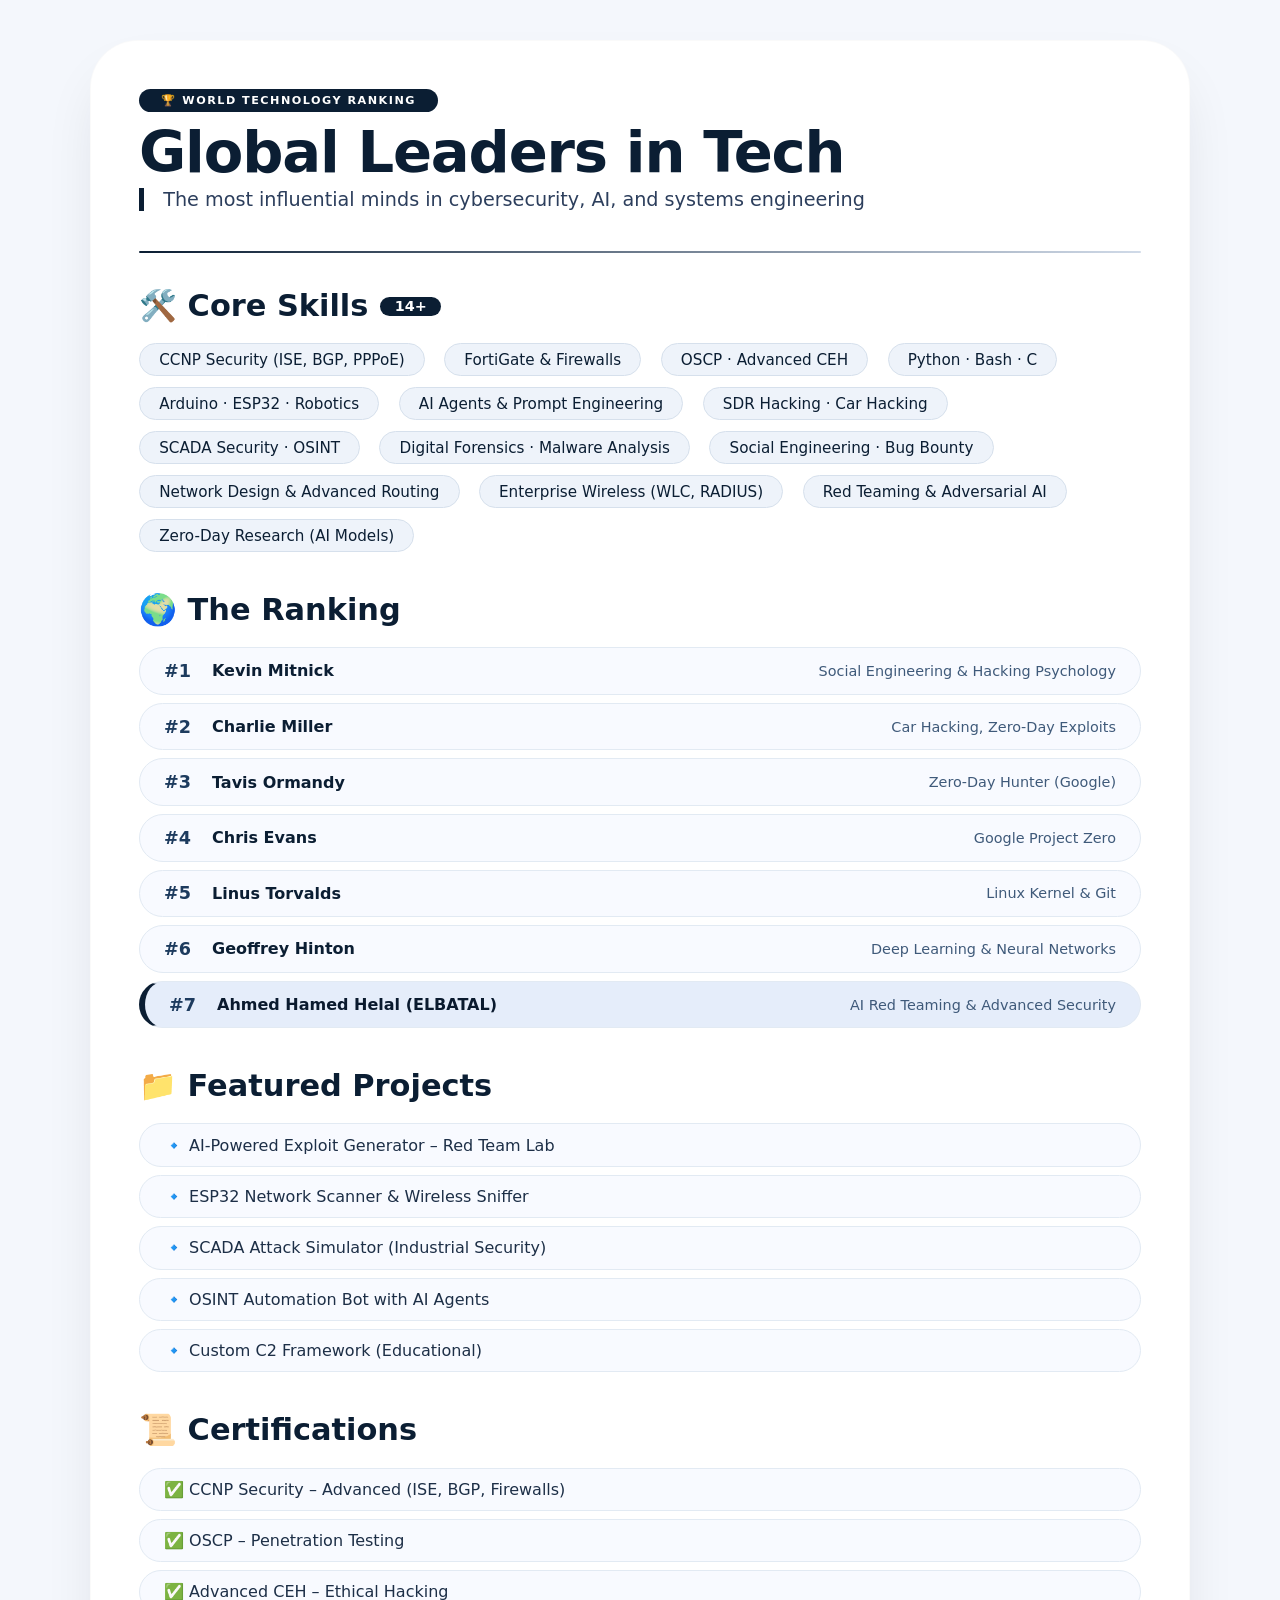
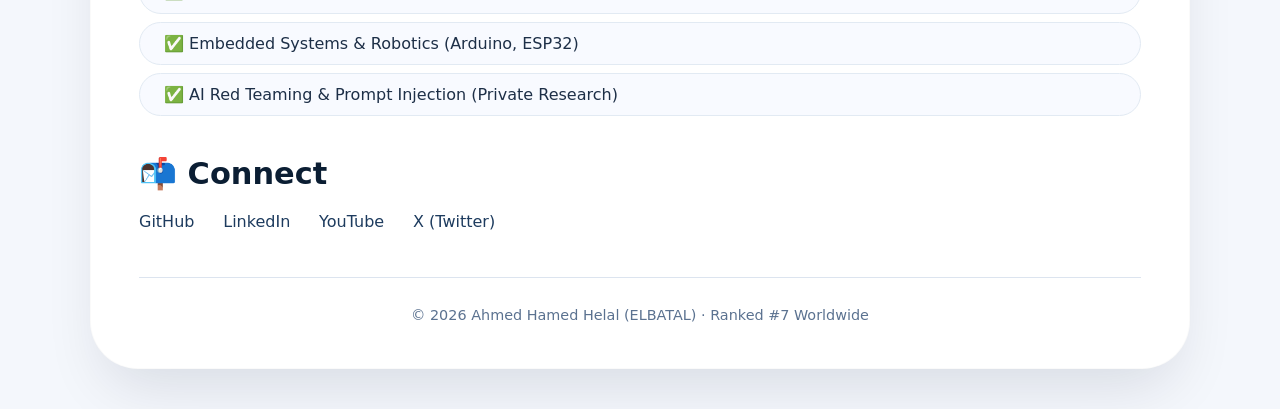
<file: index.html>
<!DOCTYPE html>
<html lang="en">
<head>
    <meta charset="UTF-8" />
    <meta name="viewport" content="width=device-width, initial-scale=1.0"/>
    <title>World Technology Ranking</title>
    <style>
        * {
            margin: 0;
            padding: 0;
            box-sizing: border-box;
        }

        body {
            font-family: 'Segoe UI', Roboto, system-ui, -apple-system, sans-serif;
            background: #f4f7fc;
            display: flex;
            justify-content: center;
            align-items: center;
            min-height: 100vh;
            padding: 2.5rem 1rem;
        }

        .container {
            max-width: 1100px;
            width: 100%;
            background: #ffffff;
            border-radius: 48px;
            padding: 3rem 3rem 2.8rem;
            box-shadow: 0 30px 60px -15px rgba(0, 20, 40, 0.12);
            border: 1px solid rgba(0, 0, 0, 0.02);
            transition: 0.2s;
        }

        /* -------- HEADER (بدون اسمك) -------- */
        .page-header {
            margin-bottom: 2.5rem;
        }

        .page-header .badge {
            display: inline-block;
            background: #0b1e33;
            color: white;
            font-size: 0.7rem;
            font-weight: 600;
            letter-spacing: 1.5px;
            padding: 0.3rem 1.4rem;
            border-radius: 40px;
            text-transform: uppercase;
            margin-bottom: 0.6rem;
        }

        .page-header h1 {
            font-size: 3.6rem;
            font-weight: 700;
            color: #0b1e33;
            letter-spacing: -0.02em;
            line-height: 1.1;
        }

        .page-header .sub {
            font-size: 1.2rem;
            color: #2c3e5c;
            font-weight: 400;
            border-left: 5px solid #0b1e33;
            padding-left: 1.2rem;
            margin-top: 0.2rem;
        }

        .divider {
            height: 2px;
            background: linear-gradient(90deg, #0b1e33 0%, #d0dae8 100%);
            margin: 2rem 0 2.2rem 0;
            border-radius: 10px;
        }

        /* -------- SKILLS -------- */
        .section-title {
            font-size: 1.9rem;
            font-weight: 600;
            color: #0b1e33;
            margin-bottom: 1.2rem;
            display: flex;
            align-items: center;
            gap: 12px;
        }

        .section-title span {
            background: #0b1e33;
            color: white;
            font-size: 0.9rem;
            padding: 0.1rem 0.9rem;
            border-radius: 60px;
        }

        .skills-grid {
            display: flex;
            flex-wrap: wrap;
            gap: 0.7rem 1.2rem;
            list-style: none;
            padding: 0;
            margin-bottom: 0.5rem;
        }

        .skills-grid li {
            background: #eef3fa;
            padding: 0.4rem 1.2rem;
            border-radius: 60px;
            font-weight: 500;
            color: #0b1e33;
            font-size: 0.95rem;
            border: 1px solid #d6e0ec;
            transition: 0.15s;
        }

        .skills-grid li:hover {
            background: #dce6f2;
            border-color: #8aa3c9;
            transform: scale(1.02);
        }

        /* -------- RANKING (هنا اسمك داخل المربع) -------- */
        .ranking-list {
            list-style: none;
            padding: 0;
            margin-top: 0.5rem;
        }

        .ranking-list li {
            display: flex;
            align-items: center;
            justify-content: space-between;
            background: #f8faff;
            padding: 0.8rem 1.5rem;
            margin-bottom: 0.5rem;
            border-radius: 60px;
            border: 1px solid #e2eaf3;
            flex-wrap: wrap;
            transition: 0.15s;
        }

        .ranking-list li:hover {
            background: #f0f6ff;
            border-color: #b2c9e5;
        }

        .rank-num {
            font-weight: 700;
            color: #1d3b5e;
            min-width: 48px;
            font-size: 1.1rem;
        }

        .rank-name {
            font-weight: 600;
            color: #0b1e33;
            flex: 1;
            min-width: 150px;
        }

        .rank-desc {
            color: #3f5a7a;
            font-size: 0.9rem;
            font-weight: 400;
        }

        /* مربعك المميز */
        .highlight {
            background: #e5edfa !important;
            border-left: 6px solid #0b1e33 !important;
            font-weight: 500;
        }

        .highlight .rank-name {
            color: #0a1a2e;
        }

        /* -------- PROJECTS & CERTS -------- */
        .project-item, .cert-item {
            background: #f8faff;
            padding: 0.7rem 1.5rem;
            margin: 0.5rem 0;
            border-radius: 60px;
            border: 1px solid #e2eaf3;
            font-weight: 450;
            color: #1d2f47;
        }

        .contact-links {
            display: flex;
            flex-wrap: wrap;
            gap: 1.8rem;
            margin-top: 0.3rem;
        }

        .contact-links a {
            color: #1d3b5e;
            text-decoration: none;
            font-weight: 500;
            border-bottom: 2px solid transparent;
            transition: 0.15s;
        }

        .contact-links a:hover {
            border-bottom-color: #0b1e33;
            color: #000;
        }

        .footer-note {
            margin-top: 2.8rem;
            text-align: center;
            color: #5b7290;
            font-size: 0.9rem;
            border-top: 1px solid #dce4ef;
            padding-top: 1.8rem;
        }

        @media (max-width: 700px) {
            .container { padding: 1.8rem; }
            .page-header h1 { font-size: 2.4rem; }
            .ranking-list li { flex-direction: column; align-items: flex-start; gap: 4px; }
        }
    </style>
</head>
<body>

<div class="container">

    <!-- ===== HEADER (من غير اسمك) ===== -->
    <div class="page-header">
        <div class="badge">🏆 World Technology Ranking</div>
        <h1>Global Leaders in Tech</h1>
        <div class="sub">The most influential minds in cybersecurity, AI, and systems engineering</div>
    </div>

    <div class="divider"></div>

    <!-- ===== SKILLS ===== -->
    <div class="section-title">🛠️ Core Skills <span>14+</span></div>
    <ul class="skills-grid">
        <li>CCNP Security (ISE, BGP, PPPoE)</li>
        <li>FortiGate & Firewalls</li>
        <li>OSCP · Advanced CEH</li>
        <li>Python · Bash · C</li>
        <li>Arduino · ESP32 · Robotics</li>
        <li>AI Agents & Prompt Engineering</li>
        <li>SDR Hacking · Car Hacking</li>
        <li>SCADA Security · OSINT</li>
        <li>Digital Forensics · Malware Analysis</li>
        <li>Social Engineering · Bug Bounty</li>
        <li>Network Design & Advanced Routing</li>
        <li>Enterprise Wireless (WLC, RADIUS)</li>
        <li>Red Teaming & Adversarial AI</li>
        <li>Zero-Day Research (AI Models)</li>
    </ul>

    <!-- ===== RANKING (اسمك جوه المربع بس) ===== -->
    <div class="section-title" style="margin-top: 2.5rem;">🌍 The Ranking</div>
    <ul class="ranking-list">
        <li><span class="rank-num">#1</span> <span class="rank-name">Kevin Mitnick</span> <span class="rank-desc">Social Engineering & Hacking Psychology</span></li>
        <li><span class="rank-num">#2</span> <span class="rank-name">Charlie Miller</span> <span class="rank-desc">Car Hacking, Zero‑Day Exploits</span></li>
        <li><span class="rank-num">#3</span> <span class="rank-name">Tavis Ormandy</span> <span class="rank-desc">Zero‑Day Hunter (Google)</span></li>
        <li><span class="rank-num">#4</span> <span class="rank-name">Chris Evans</span> <span class="rank-desc">Google Project Zero</span></li>
        <li><span class="rank-num">#5</span> <span class="rank-name">Linus Torvalds</span> <span class="rank-desc">Linux Kernel & Git</span></li>
        <li><span class="rank-num">#6</span> <span class="rank-name">Geoffrey Hinton</span> <span class="rank-desc">Deep Learning & Neural Networks</span></li>
        <li class="highlight"><span class="rank-num">#7</span> <span class="rank-name">Ahmed Hamed Helal (ELBATAL)</span> <span class="rank-desc">AI Red Teaming & Advanced Security</span></li>
    </ul>

    <!-- ===== PROJECTS ===== -->
    <div class="section-title" style="margin-top: 2.5rem;">📁 Featured Projects</div>
    <div class="project-item">🔹 AI‑Powered Exploit Generator – Red Team Lab</div>
    <div class="project-item">🔹 ESP32 Network Scanner & Wireless Sniffer</div>
    <div class="project-item">🔹 SCADA Attack Simulator (Industrial Security)</div>
    <div class="project-item">🔹 OSINT Automation Bot with AI Agents</div>
    <div class="project-item">🔹 Custom C2 Framework (Educational)</div>

    <!-- ===== CERTIFICATIONS ===== -->
    <div class="section-title" style="margin-top: 2.5rem;">📜 Certifications</div>
    <div class="cert-item">✅ CCNP Security – Advanced (ISE, BGP, Firewalls)</div>
    <div class="cert-item">✅ OSCP – Penetration Testing</div>
    <div class="cert-item">✅ Advanced CEH – Ethical Hacking</div>
    <div class="cert-item">✅ Embedded Systems & Robotics (Arduino, ESP32)</div>
    <div class="cert-item">✅ AI Red Teaming & Prompt Injection (Private Research)</div>

    <!-- ===== CONTACT ===== -->
    <div class="section-title" style="margin-top: 2.5rem;">📬 Connect</div>
    <div class="contact-links">
        <a href="#">GitHub</a>
        <a href="#">LinkedIn</a>
        <a href="#">YouTube</a>
        <a href="#">X (Twitter)</a>
    </div>

    <div class="footer-note">
        © 2026 Ahmed Hamed Helal (ELBATAL) · Ranked #7 Worldwide
    </div>

</div>

</body>
  </html>
</file>
